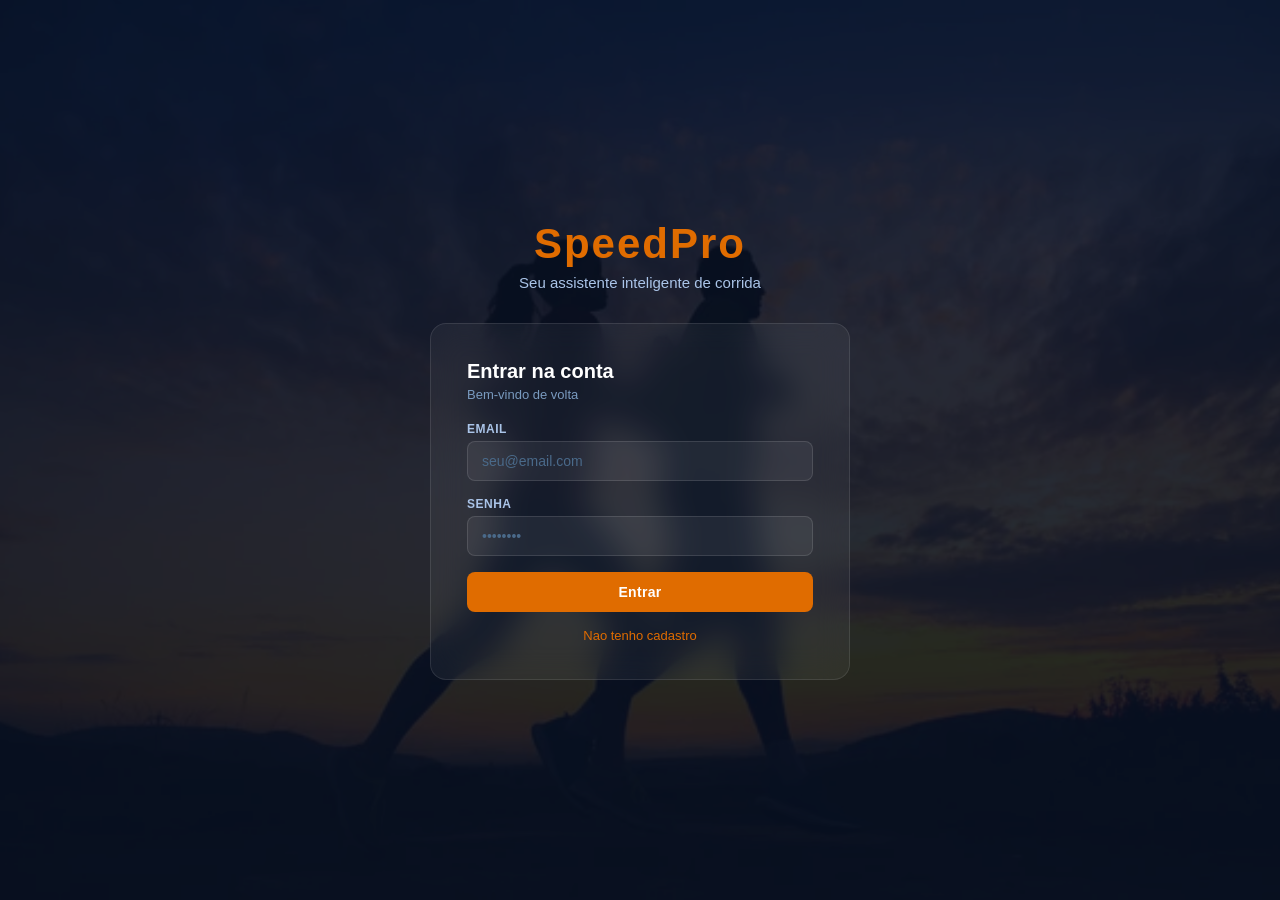
<file: corrida-web/index.html>
<!DOCTYPE html>
<html lang="pt-BR">

<head>
  <meta charset="UTF-8" />
  <meta name="viewport" content="width=device-width, initial-scale=1.0" />
  <title>SpeedPro — Treino Inteligente</title>
  <link rel="stylesheet" href="style.css" />
  <script src="script.js"></script>
</head>

<body>
  <img class="bg-img" src="corrida.jpg" alt="" />

  <!-- ── TELA DE LOGIN ── -->
  <div id="tela-login" class="tela ativa">
    <div class="auth-container">
      <div class="auth-brand">
        <h1>SpeedPro</h1>
        <p>Seu assistente inteligente de corrida</p>
      </div>
      <div class="auth-card">
        <h2>Entrar na conta</h2>
        <p class="subtitulo">Bem-vindo de volta</p>
        <label>Email</label>
        <input type="email" id="input-email" placeholder="seu@email.com" />
        <label>Senha</label>
        <input type="password" id="input-senha" placeholder="••••••••" />
        <button onclick="entrar()">Entrar</button>
        <p class="link" onclick="mostrarTela('tela-cadastro')">Nao tenho cadastro</p>
      </div>
    </div>
  </div>

  <!-- ── TELA DE CADASTRO ── -->
  <div id="tela-cadastro" class="tela">
    <div class="auth-container">
      <div class="auth-brand">
        <h1>SpeedPro</h1>
        <p>Crie sua conta e comece a treinar</p>
      </div>
      <div class="auth-card">
        <div class="progresso-container">
          <div class="progresso-barra">
            <div class="progresso-fill" id="progresso-fill"></div>
          </div>
          <p class="progresso-texto" id="progresso-texto">Etapa 1 de 3</p>
        </div>

        <div id="etapa-1">
          <h2>Dados Pessoais</h2>
          <p class="subtitulo">Suas informacoes basicas</p>
          <label>Nome completo</label>
          <input type="text" id="nome" placeholder="Como voce se chama" />
          <label>Idade</label>
          <input type="number" id="idade" placeholder="Anos" />
          <label>Peso (kg)</label>
          <input type="number" id="peso" placeholder="Ex: 70" />
          <label>Altura (cm)</label>
          <input type="number" id="altura" placeholder="Ex: 175" />
          <button onclick="proximaEtapa(1)">Proximo</button>
          <p class="link" onclick="mostrarTela('tela-login')">Ja tenho cadastro</p>
        </div>

        <div id="etapa-2" style="display:none">
          <h2>Perfil de Corrida</h2>
          <p class="subtitulo">Seus objetivos e disponibilidade</p>
          <label>Objetivo</label>
          <input type="text" id="objetivo" placeholder="Ex: correr 5km sem parar" />
          <label>Dias disponiveis por semana</label>
          <input type="number" id="dias" placeholder="Ex: 3" />
          <label>Lesoes ou restricoes</label>
          <input type="text" id="lesoes" placeholder="Ex: joelho ou 'nenhuma'" />
          <label>Nivel de experiencia</label>
          <select id="nivel">
            <option value="iniciante">Iniciante</option>
            <option value="intermediario">Intermediario</option>
            <option value="avancado">Avancado</option>
          </select>
          <button onclick="proximaEtapa(2)">Proximo</button>
          <p class="link" onclick="voltarEtapa(1)">Voltar</p>
        </div>

        <div id="etapa-3" style="display:none">
          <h2>Criar Acesso</h2>
          <p class="subtitulo">Email e senha para entrar</p>
          <label>Email</label>
          <input type="email" id="email" placeholder="seu@email.com" />
          <label>Senha</label>
          <input type="password" id="senha" placeholder="Minimo 6 caracteres" />
          <button onclick="cadastrar()">Finalizar Cadastro</button>
          <p class="link" onclick="voltarEtapa(2)">Voltar</p>
        </div>
      </div>
    </div>
  </div>

  <!-- ── TELA PRINCIPAL ── -->
  <div id="tela-principal" class="tela">

    <!-- SIDEBAR -->
    <aside class="sidebar">
      <div class="sidebar-logo">SpeedPro</div>

      <nav class="sidebar-nav">
        <button class="sidebar-btn ativo" onclick="trocarAba('aba-plano', this)">
          <svg viewBox="0 0 24 24" fill="none" stroke="currentColor" stroke-width="2">
            <path d="M9 5H7a2 2 0 00-2 2v12a2 2 0 002 2h10a2 2 0 002-2V7a2 2 0 00-2-2h-2M9 5a2 2 0 002 2h2a2 2 0 002-2M9 5a2 2 0 012-2h2a2 2 0 012 2" />
          </svg>
          Plano de Treino
        </button>
        <button class="sidebar-btn" onclick="trocarAba('aba-treino', this)">
          <svg viewBox="0 0 24 24" fill="none" stroke="currentColor" stroke-width="2">
            <path d="M12 22c5.523 0 10-4.477 10-10S17.523 2 12 2 2 6.477 2 12s4.477 10 10 10z" />
            <path d="M12 6v6l4 2" />
          </svg>
          Registrar Treino
        </button>
        <button class="sidebar-btn" onclick="trocarAba('aba-historico', this); carregarHistorico()">
          <svg viewBox="0 0 24 24" fill="none" stroke="currentColor" stroke-width="2">
            <path d="M3 3v18h18" />
            <path d="M18 9l-5 5-4-4-3 3" />
          </svg>
          Historico
        </button>
        <button class="sidebar-btn" onclick="trocarAba('aba-perfil', this); carregarPerfil()">
          <svg viewBox="0 0 24 24" fill="none" stroke="currentColor" stroke-width="2">
            <path d="M20 21v-2a4 4 0 00-4-4H8a4 4 0 00-4 4v2" />
            <circle cx="12" cy="7" r="4" />
          </svg>
          Meu Perfil
        </button>
      </nav>

      <div class="sidebar-footer">
        <div class="sidebar-user">
          <div class="sidebar-avatar" id="sidebar-inicial">W</div>
          <span id="nav-nome">Usuario</span>
        </div>
        <button class="sidebar-sair" onclick="mostrarTela('tela-login')">Sair</button>
      </div>
    </aside>

    <!-- CONTEUDO PRINCIPAL -->
    <main class="main-content">

      <!-- ABA PLANO -->
      <div id="aba-plano" class="aba ativa">
        <div class="page-header">
          <h1>Plano de Treino</h1>
          <p>Gere ou ajuste seu plano personalizado com inteligencia artificial</p>
        </div>
        <div class="page-grid">
          <div class="content-card">
            <h3>Configurar Plano</h3>
            <label>Motor de IA</label>
            <select id="seletor-ia">
              <option value="groq">Groq — LLaMA 3.3 (Rapido)</option>
              <option value="gemini">Gemini — Google (Qualidade Premium)</option>
            </select>
            <button onclick="gerarPlano()">Gerar Novo Plano</button>
            <button class="secundario" onclick="ajustarPlano()">Ajustar com Historico</button>
          </div>
          <div class="content-card resultado-card">
            <h3>Seu Plano</h3>
            <div id="resultado-plano" class="resultado">
              <p class="placeholder-text">Seu plano aparecera aqui apos a geracao.</p>
            </div>
          </div>
        </div>
      </div>

      <!-- ABA TREINO -->
      <div id="aba-treino" class="aba">
        <div class="page-header">
          <h1>Registrar Treino</h1>
          <p>Registre sua sessao de treino de hoje</p>
        </div>
        <div class="page-grid">
          <div class="content-card">
            <h3>Dados do Treino</h3>
            <label>Data do treino</label>
            <input type="date" id="data-treino" />
            <label>Tipo de treino</label>
            <input type="text" id="tipo-treino" placeholder="Ex: corrida leve, intervalado..." />
            <label>Duracao (minutos)</label>
            <input type="number" id="duracao" placeholder="Ex: 30" />
            <label>Distancia (km)</label>
            <input type="number" id="distancia" placeholder="Ex: 5" />
            <label>Observacoes</label>
            <input type="text" id="observacoes" placeholder="Como foi o treino?" />
            <label>Nivel de cansaco: <span id="valor-cansaco">5</span>/10</label>
            <input type="range" min="1" max="10" value="5" id="cansaco" oninput="document.getElementById('valor-cansaco').textContent = this.value" />
            <button onclick="salvarTreino()">Salvar Treino</button>
          </div>
          <div class="content-card info-card">
            <h3>Dica do Dia</h3>
            <p>Registrar seus treinos e fundamental para acompanhar sua evolucao. Inclua observacoes honestas sobre como se sentiu — isso ajuda a IA a ajustar seu plano.</p>
            <div class="info-stat">
              <span>Gere seu plano primeiro para obter o ID do plano ativo.</span>
            </div>
          </div>
        </div>
      </div>

      <!-- ABA HISTORICO -->
      <div id="aba-historico" class="aba">
        <div class="page-header">
          <h1>Historico de Treinos</h1>
          <p>Acompanhe sua evolucao ao longo do tempo</p>
        </div>
        <div class="content-card full-card">
          <div class="card-header-row">
            <h3>Ultimas sessoes</h3>
            <button class="btn-small" onclick="carregarHistorico()">Atualizar</button>
          </div>
          <div id="lista-historico">
            <p class="placeholder-text">Carregue seu historico clicando em Atualizar.</p>
          </div>
        </div>
      </div>

      <!-- ABA PERFIL -->
      <div id="aba-perfil" class="aba">
        <div class="page-header">
          <h1>Meu Perfil</h1>
          <p>Mantenha seus dados atualizados para planos mais precisos</p>
        </div>
        <div class="page-grid">
          <div class="content-card">
            <h3>Dados Pessoais</h3>
            <label>Nome</label>
            <input type="text" id="perfil-nome" placeholder="Seu nome" />
            <label>Idade</label>
            <input type="number" id="perfil-idade" placeholder="Anos" />
            <label>Peso (kg)</label>
            <input type="number" id="perfil-peso" placeholder="Ex: 70" />
            <label>Altura (cm)</label>
            <input type="number" id="perfil-altura
</file>
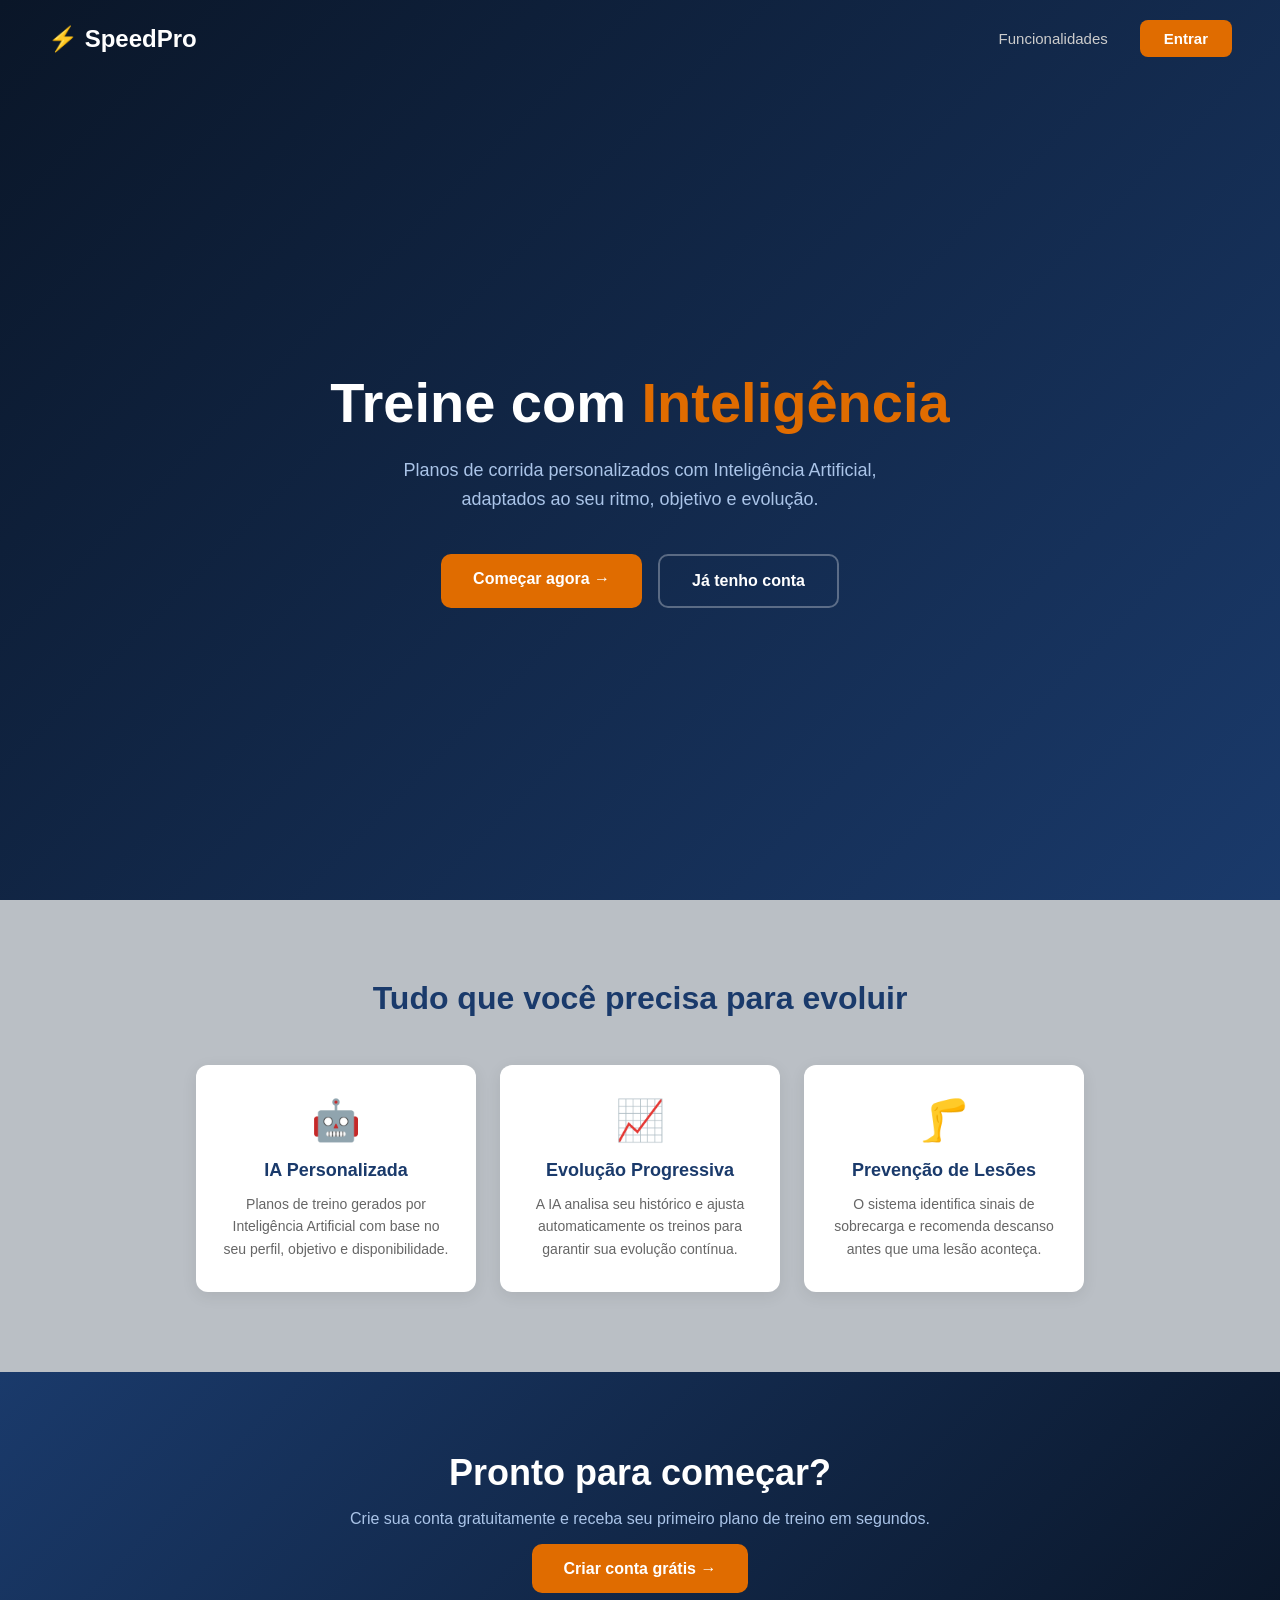
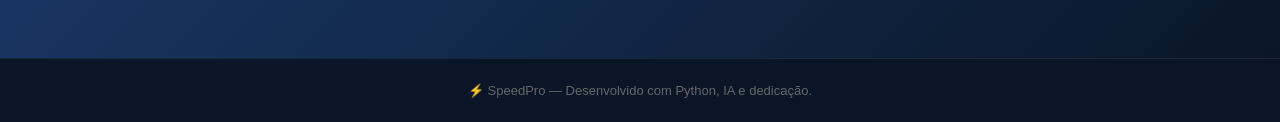
<file: corrida-web/landing.html>
<!DOCTYPE html>
<html lang="pt-BR">

<head>
  <meta charset="UTF-8" />
  <meta name="viewport" content="width=device-width, initial-scale=1.0" />
  <title>SpeedPro - Treine com Inteligência</title>
  <link rel="stylesheet" href="landing.css" />
</head>

<body>

  <!-- HERO -->
  <section class="hero">
    <nav class="navbar">
      <span class="logo">⚡ SpeedPro</span>
      <div class="nav-links">
        <a href="#funcionalidades">Funcionalidades</a>
        <a href="index.html" class="btn-nav">Entrar</a>
      </div>
    </nav>

    <div class="hero-content">
      <h1>Treine com <span class="destaque">Inteligência</span></h1>
      <p>Planos de corrida personalizados com Inteligência Artificial, adaptados ao seu ritmo, objetivo e evolução.</p>
      <div class="hero-botoes">
        <a href="index.html?tela=cadastro" class="btn-primario">Começar agora →</a>
        <a href="index.html" class="btn-secundario">Já tenho conta</a>
      </div>
    </div>
  </section>

  <!-- FUNCIONALIDADES -->
  <section class="funcionalidades" id="funcionalidades">
    <h2>Tudo que você precisa para evoluir</h2>
    <div class="cards">

      <div class="feature-card">
        <span class="icone">🤖</span>
        <h3>IA Personalizada</h3>
        <p>Planos de treino gerados por Inteligência Artificial com base no seu perfil, objetivo e disponibilidade.</p>
      </div>

      <div class="feature-card">
        <span class="icone">📈</span>
        <h3>Evolução Progressiva</h3>
        <p>A IA analisa seu histórico e ajusta automaticamente os treinos para garantir sua evolução contínua.</p>
      </div>

      <div class="feature-card">
        <span class="icone">🦵</span>
        <h3>Prevenção de Lesões</h3>
        <p>O sistema identifica sinais de sobrecarga e recomenda descanso antes que uma lesão aconteça.</p>
      </div>

    </div>
  </section>

  <!-- CTA FINAL -->
  <section class="cta">
    <h2>Pronto para começar?</h2>
    <p>Crie sua conta gratuitamente e receba seu primeiro plano de treino em segundos.</p>
    <a href="index.html?tela=cadastro" class="btn-primario">Criar conta grátis →</a>
  </section>

  <!-- RODAPÉ -->
  <footer>
    <p>⚡ SpeedPro — Desenvolvido com Python, IA e dedicação.</p>
  </footer>

  <script src="landing.js"></script>
</body>

</html>
</file>
<file: corrida-web/style.css>
/* ── RESET ── */
* {
  margin: 0;
  padding: 0;
  box-sizing: border-box;
}

body {
  font-family: Arial, sans-serif;
  color: #fff;
  min-height: 100vh;
  overflow-x: hidden;
}

/* ── FUNDO ── */
.bg-img {
  position: fixed;
  top: 0;
  left: 0;
  width: 100%;
  height: 100%;
  object-fit: cover;
  z-index: -2;
}

body::before {
  content: "";
  position: fixed;
  top: 0;
  left: 0;
  width: 100%;
  height: 100%;
  background: rgba(8, 18, 36, 0.88);
  z-index: -1;
}

/* ── TELAS ── */
.tela {
  display: none;
  min-height: 100vh;
}

.tela.ativa {
  display: flex;
}

/* ── AUTH (LOGIN / CADASTRO) ── */
.auth-container {
  display: flex;
  flex-direction: column;
  align-items: center;
  justify-content: center;
  width: 100%;
  padding: 40px 20px;
  gap: 32px;
}

.auth-brand {
  text-align: center;
}

.auth-brand h1 {
  font-size: 42px;
  font-weight: bold;
  color: #E06C00;
  letter-spacing: 2px;
}

.auth-brand p {
  color: #aac4e8;
  font-size: 15px;
  margin-top: 6px;
}

.auth-card {
  background: rgba(255, 255, 255, 0.05);
  border: 1px solid rgba(255, 255, 255, 0.1);
  backdrop-filter: blur(16px);
  border-radius: 16px;
  padding: 36px;
  width: 100%;
  max-width: 420px;
  animation: fadeIn 0.5s ease;
}

@keyframes fadeIn {
  from {
    opacity: 0;
    transform: translateY(16px);
  }

  to {
    opacity: 1;
    transform: translateY(0);
  }
}

/* ── TEXTOS ── */
h1 {
  font-size: 26px;
  color: #fff;
  margin-bottom: 4px;
}

h2 {
  font-size: 20px;
  color: #fff;
  margin-bottom: 4px;
}

h3 {
  font-size: 16px;
  color: #fff;
  margin-bottom: 16px;
  font-weight: 600;
}

.subtitulo {
  color: #7a9bc0;
  font-size: 13px;
  margin-bottom: 20px;
}

label {
  display: block;
  font-size: 12px;
  color: #aac4e8;
  margin-bottom: 5px;
  margin-top: 12px;
  font-weight: 600;
  letter-spacing: 0.5px;
  text-transform: uppercase;
}

/* ── INPUTS ── */
input,
select {
  width: 100%;
  padding: 11px 14px;
  margin-bottom: 4px;
  border-radius: 8px;
  border: 1px solid rgba(255, 255, 255, 0.12);
  background: rgba(255, 255, 255, 0.06);
  color: #fff;
  font-size: 14px;
  outline: none;
  transition: 0.2s;
}

input::placeholder {
  color: #4a6a8a;
}

input:focus,
select:focus {
  border-color: #E06C00;
  background: rgba(255, 255, 255, 0.09);
}

select option {
  background: #0d1f3c;
  color: #fff;
}

input[type="range"] {
  padding: 0;
  background: transparent;
  border: none;
  cursor: pointer;
  accent-color: #E06C00;
}

/* ── BOTOES ── */
button {
  width: 100%;
  padding: 12px;
  margin-top: 12px;
  border: none;
  border-radius: 8px;
  background: #E06C00;
  color: #fff;
  font-weight: bold;
  font-size: 14px;
  cursor: pointer;
  transition: 0.2s;
  letter-spacing: 0.3px;
}

button:hover {
  background: #c45e00;
  transform: translateY(-1px);
}

.secundario {
  background: rgba(255, 255, 255, 0.07);
  color: #ccc;
  border: 1px solid rgba(255, 255, 255, 0.12);
}

.secundario:hover {
  background: rgba(255, 255, 255, 0.13);
  color: #fff;
}

.btn-small {
  width: auto;
  padding: 7px 16px;
  font-size: 13px;
  margin-top: 0;
}

.link {
  display: block;
  text-align: center;
  margin-top: 16px;
  color: #E06C00;
  font-size: 13px;
  cursor: pointer;
}

.link:hover {
  text-decoration: underline;
}

/* ── PROGRESSO ── */
.progresso-container {
  margin-bottom: 24px;
}

.progresso-barra {
  width: 100%;
  height: 4px;
  background: rgba(255, 255, 255, 0.1);
  border-radius: 10px;
  overflow: hidden;
}

.progresso-fill {
  height: 100%;
  width: 33%;
  background: #E06C00;
  border-radius: 10px;
  transition: width 0.4s ease;
}

.progresso-texto {
  font-size: 11px;
  margin-top: 6px;
  color: #7a9bc0;
  text-align: right;
}

/* ── TELA PRINCIPAL ── */
#tela-principal {
  display: none;
  flex-direction: row;
  min-height: 100vh;
}

#tela-principal.ativa {
  display: flex;
}

/* ── SIDEBAR ── */
.sidebar {
  width: 240px;
  min-height: 100vh;
  background: rgba(8, 18, 36, 0.75);
  backdrop-filter: blur(20px);
  border-right: 1px solid rgba(255, 255, 255, 0.07);
  display: flex;
  flex-direction: column;
  padding: 24px 16px;
  position: fixed;
  top: 0;
  left: 0;
  height: 100vh;
  z-index: 100;
}

.sidebar-logo {
  font-size: 22px;
  font-weight: bold;
  color: #E06C00;
  letter-spacing: 2px;
  padding: 8px 12px 28px;
  border-bottom: 1px solid rgba(255, 255, 255, 0.07);
  margin-bottom: 20px;
}

.sidebar-nav {
  display: flex;
  flex-direction: column;
  gap: 4px;
  flex: 1;
}

.sidebar-btn {
  width: 100%;
  display: flex;
  align-items: center;
  gap: 10px;
  padding: 11px 14px;
  border-radius: 8px;
  border: none;
  background: transparent;
  color: #7a9bc0;
  font-size: 14px;
  font-weight: 500;
  cursor: pointer;
  text-align: left;
  margin-top: 0;
  transition: 0.2s;
}

.sidebar-btn svg {
  width: 18px;
  height: 18px;
  flex-shrink: 0;
  stroke: currentColor;
}

.sidebar-btn:hover {
  background: rgba(255, 255, 255, 0.06);
  color: #fff;
  transform: none;
}

.sidebar-btn.ativo {
  background: rgba(224, 108, 0, 0.15);
  color: #E06C00;
  border: 1px solid rgba(224, 108, 0, 0.25);
}

.sidebar-footer {
  border-top: 1px solid rgba(255, 255, 255, 0.07);
  padding-top: 16px;
}

.sidebar-user {
  display: flex;
  align-items: center;
  gap: 10px;
  padding: 10px 12px;
  margin-bottom: 8px;
}

.sidebar-avatar {
  width: 34px;
  height: 34px;
  border-radius: 50%;
  background: #E06C00;
  color: #fff;
  font-weight: bold;
  font-size: 14px;
  display: flex;
  align-items: center;
  justify-content: center;
  flex-shrink: 0;
}

#nav-nome {
  font-size: 13px;
  color: #aac4e8;
  white-space: nowrap;
  overflow: hidden;
  text-overflow: ellipsis;
}

.sidebar-sair {
  background: transparent;
  border: 1px solid rgba(255, 255, 255, 0.1);
  color: #7a9bc0;
  font-size: 13px;
  padding: 9px;
  margin-top: 0;
  border-radius: 8px;
}

.sidebar-sair:hover {
  background: rgba(255, 255, 255, 0.06);
  color: #fff;
  transform: none;
}

/* ── CONTEUDO PRINCIPAL ── */
.main-content {
  margin-left: 240px;
  flex: 1;
  min-height: 100vh;
  padding: 0;
}

/* ── ABAS ── */
.aba {
  display: none;
  padding: 36px 40px;
}

.aba.ativa {
  display: block;
}

.page-header {
  margin-bottom: 28px;
  padding-bottom: 20px;
  border-bottom: 1px solid rgba(255, 255, 255, 0.07);
}

.page-header h1 {
  font-size: 26px;
  font-weight: bold;
  color: #fff;
  margin-bottom: 4px;
}

.page-header p {
  color: #7a9bc0;
  font-size: 14px;
}

/* ── GRID ── */
.page-grid {
  display: grid;
  grid-template-columns: 320px 1fr;
  gap: 24px;
  align-items: start;
}

/* ── CARDS DE CONTEUDO ── */
.content-card {
  background: rgba(255, 255, 255, 0.04);
  border: 1px solid rgba(255, 255, 255, 0.08);
  border-radius: 12px;
  padding: 24px;
}

.full-card {
  width: 100%;
}

.card-header-row {
  display: flex;
  justify-content: space-between;
  align-items: center;
  margin-bottom: 20px;
}

.card-header-row h3 {
  margin-bottom: 0;
}

.resultado-card {
  min-height: 400px;
}

/* ── RESULTADO DO PLANO ── */
.resultado {
  line-height: 1.8;
  font-size: 14px;
  color: #dde8f5;
  max-height: 520px;
  overflow-y: auto;
}

.resultado h2,
.resultado h3,
.resultado h4 {
  color: #E06C00;
  margin: 14px 0 6px;
}

.resultado strong {
  color: #fff;
}

.placeholder-text {
  color: #4a6a8a;
  font-size: 14px;
  font-style: italic;
}

/* ── INFO CARD ── */
.info-card p {
  color: #7a9bc0;
  font-size: 14px;
  line-height: 1.7;
}

.info-stat {
  margin-top: 20px;
  padding: 12px;
  background: rgba(224, 108, 0, 0.08);
  border: 1px solid rgba(224, 108, 0, 0.2);
  border-radius: 8px;
  color: #aac4e8;
  font-size: 13px;
}

/* ── HISTORICO ── */
.treino-card {
  background: rgba(255, 255, 255, 0.04);
  border: 1px solid rgba(255, 255, 255, 0.08);
  border-left: 3px solid #E06C00;
  border-radius: 10px;
  padding: 16px 18px;
  margin-bottom: 12px;
}

.treino-card h3 {
  color: #fff;
  font-size: 15px;
  margin-bottom: 6px;
}

.treino-card p {
  color: #7a9bc0;
  font-size: 13px;
  line-height: 1.7;
}

.mensagem {
  color: #4a6a8a;
  text-align: center;
  padding: 32px;
  font-size: 14px;
}
</file>
<file: corrida-web/landing.css>
* {
  margin: 0;
  padding: 0;
  box-sizing: border-box;
}

body {
  font-family: Arial, sans-serif;
  background-color: #0a1628;
  color: #fff;
}

/* ── NAVBAR ── */
.navbar {
  display: flex;
  justify-content: space-between;
  align-items: center;
  padding: 20px 48px;
}

.logo {
  font-size: 24px;
  font-weight: bold;
  color: #fff;
}

.nav-links {
  display: flex;
  align-items: center;
  gap: 32px;
}

.nav-links a {
  color: #ccc;
  text-decoration: none;
  font-size: 15px;
}

.nav-links a:hover {
  color: #fff;
}

.btn-nav {
  background-color: #E06C00;
  color: #fff !important;
  padding: 10px 24px;
  border-radius: 8px;
  font-weight: bold;
}

.btn-nav:hover {
  background-color: #c45e00 !important;
}

/* ── HERO ── */
.hero {
  min-height: 100vh;
  background: linear-gradient(135deg, #0a1628 0%, #1A3A6B 100%);
  display: flex;
  flex-direction: column;
}

.hero-content {
  flex: 1;
  display: flex;
  flex-direction: column;
  justify-content: center;
  align-items: center;
  text-align: center;
  padding: 48px 24px;
}

.hero-content h1 {
  font-size: 56px;
  font-weight: bold;
  margin-bottom: 20px;
  line-height: 1.2;
}

.destaque {
  color: #E06C00;
}

.hero-content p {
  font-size: 18px;
  color: #aac4e8;
  max-width: 560px;
  margin-bottom: 40px;
  line-height: 1.6;
}

.hero-botoes {
  display: flex;
  gap: 16px;
  flex-wrap: wrap;
  justify-content: center;
}

.btn-primario {
  background-color: #E06C00;
  color: #fff;
  padding: 16px 32px;
  border-radius: 10px;
  font-size: 16px;
  font-weight: bold;
  text-decoration: none;
  transition: background 0.2s;
}

.btn-primario:hover {
  background-color: #c45e00;
}

.btn-secundario {
  background-color: transparent;
  color: #fff;
  padding: 16px 32px;
  border-radius: 10px;
  font-size: 16px;
  font-weight: bold;
  text-decoration: none;
  border: 2px solid rgba(255, 255, 255, 0.3);
  transition: border 0.2s;
}

.btn-secundario:hover {
  border-color: #fff;
}

/* ── FUNCIONALIDADES ── */
.funcionalidades {
  background-color: #f5f7fa;
  background-image: url('corrida.jpg');
  background-size: cover;
  background-position: center;
  background-attachment: fixed;
  color: #333;
  padding: 80px 24px;
  text-align: center;
  position: relative;
}

.funcionalidades::before {
  content: '';
  position: absolute;
  top: 0;
  left: 0;
  right: 0;
  bottom: 0;
  background: rgba(245, 247, 250, 0.75);
}

.funcionalidades h2,
.cards {
  position: relative;
  z-index: 1;
}

.funcionalidades h2 {
  font-size: 32px;
  color: #1A3A6B;
  margin-bottom: 48px;
}

.cards {
  display: flex;
  gap: 24px;
  justify-content: center;
  flex-wrap: wrap;
  max-width: 1000px;
  margin: 0 auto;
}

.feature-card {
  background: #fff;
  border-radius: 12px;
  padding: 32px 24px;
  width: 280px;
  box-shadow: 0 4px 16px rgba(0, 0, 0, 0.08);
  transition: transform 0.2s;
}

.feature-card:hover {
  transform: translateY(-4px);
}

.icone {
  font-size: 40px;
  display: block;
  margin-bottom: 16px;
}

.feature-card h3 {
  font-size: 18px;
  color: #1A3A6B;
  margin-bottom: 12px;
}

.feature-card p {
  font-size: 14px;
  color: #666;
  line-height: 1.6;
}

/* ── CTA ── */
.cta {
  background: linear-gradient(135deg, #1A3A6B 0%, #0a1628 100%);
  padding: 80px 24px;
  text-align: center;
}

.cta h2 {
  font-size: 36px;
  margin-bottom: 16px;
}

.cta p {
  font-size: 16px;
  color: #aac4e8;
  margin-bottom: 32px;
}

/* ── FOOTER ── */
footer {
  background-color: #0a1628;
  padding: 24px;
  text-align: center;
  color: #666;
  font-size: 13px;
  border-top: 1px solid #1a2a3a;
}
</file>
